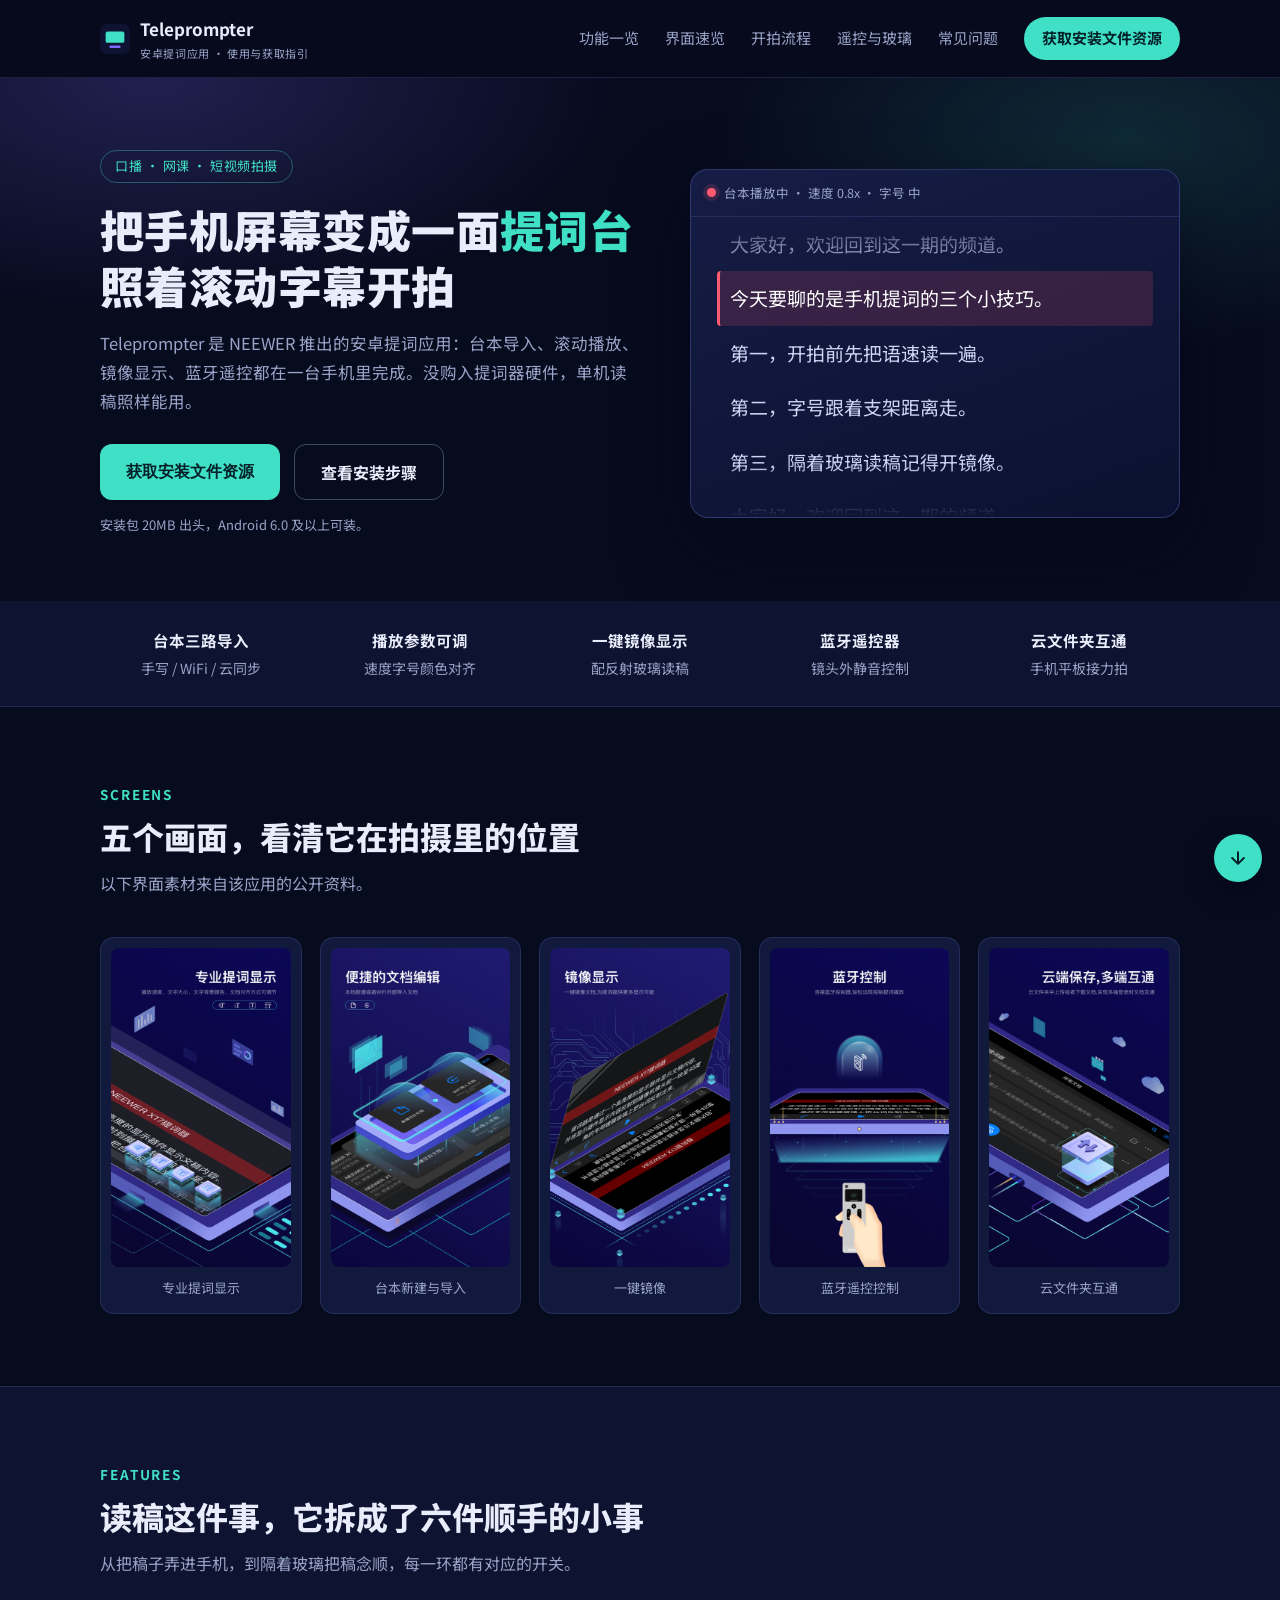
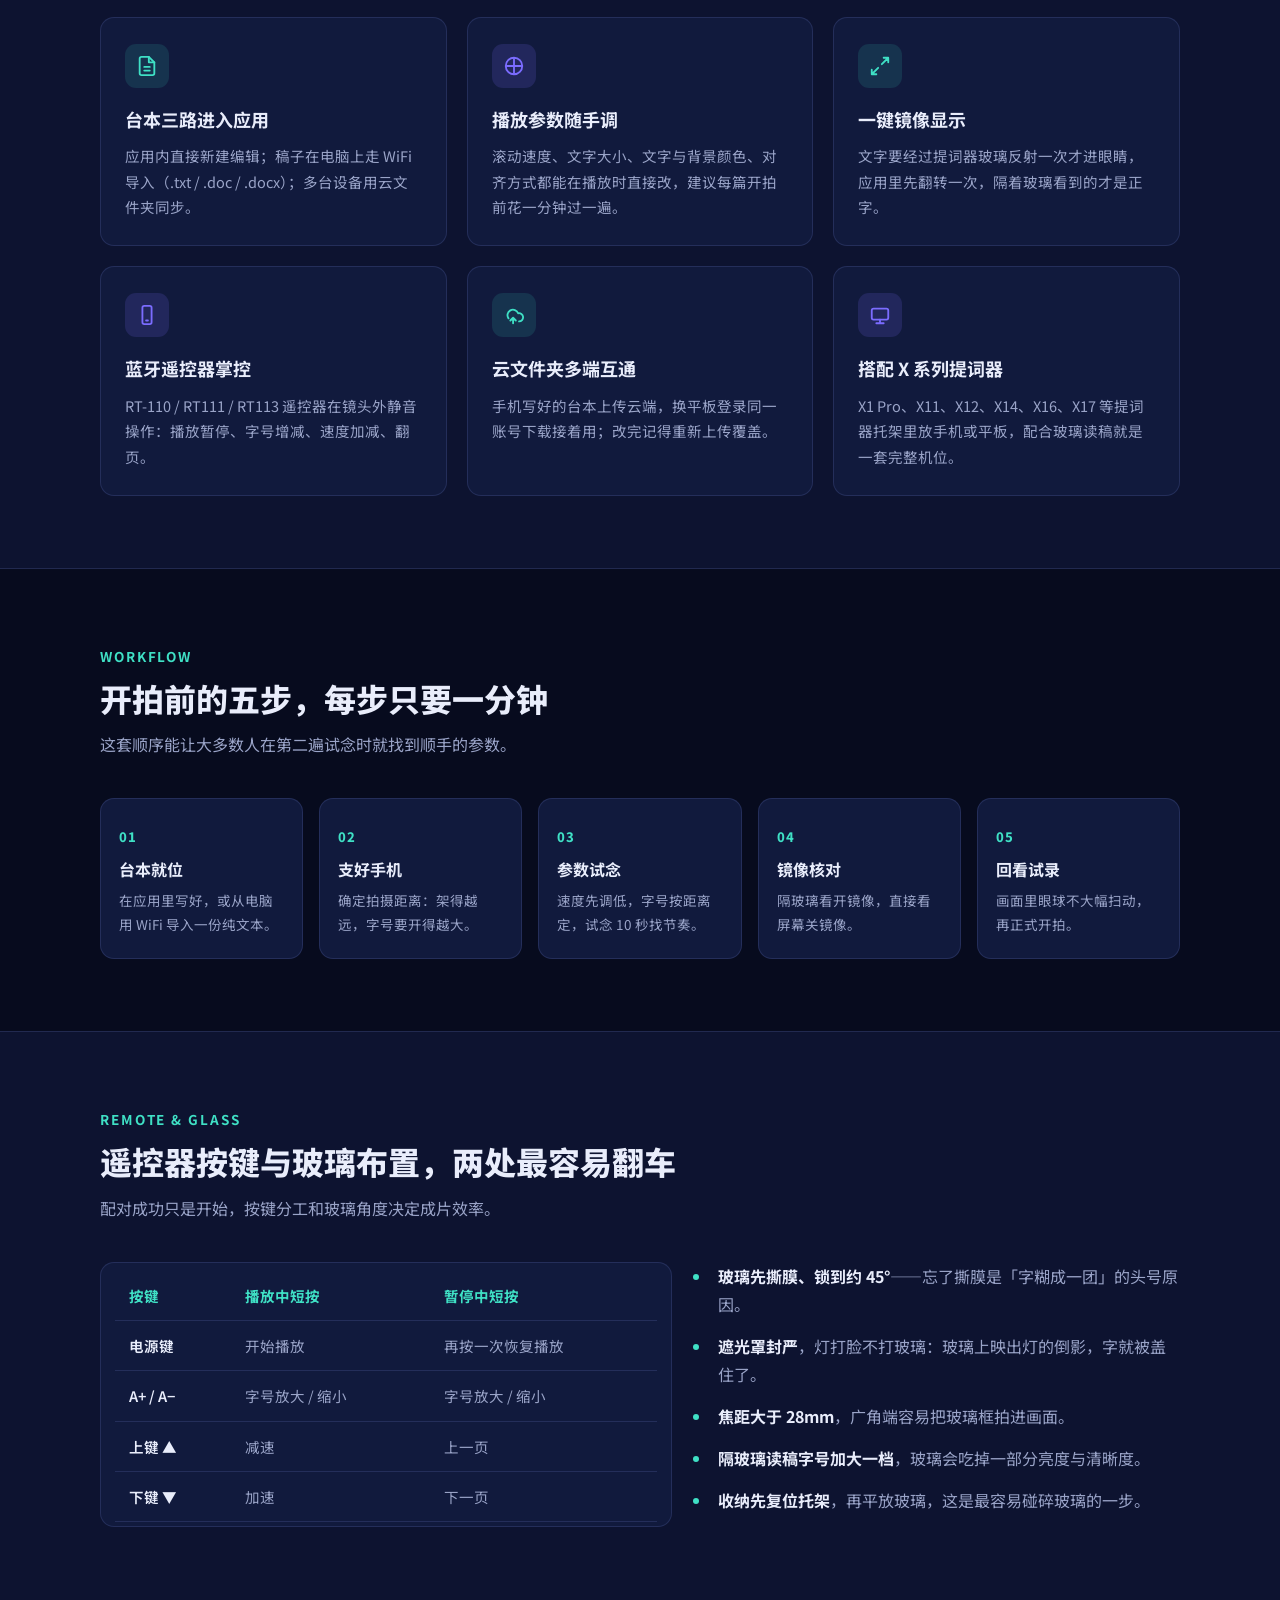
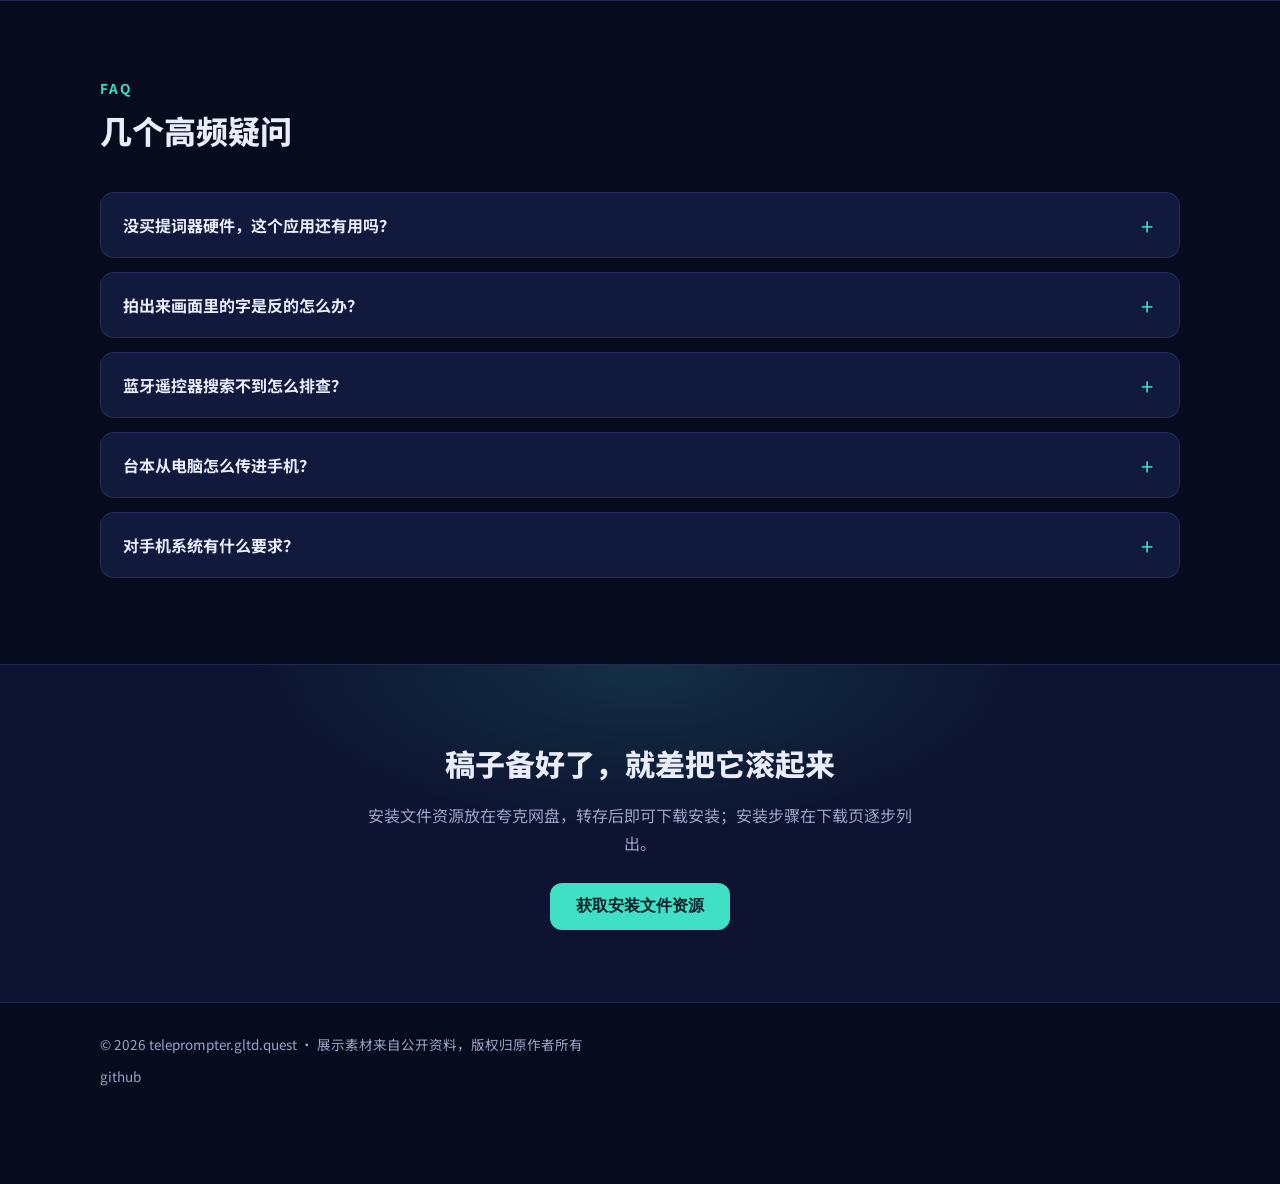
<file: index.html>
<!DOCTYPE html>
<html lang="zh-CN">
<head>
<meta charset="UTF-8">
<meta name="viewport" content="width=device-width, initial-scale=1">
<title>Teleprompter 安卓提词应用：手机变提词台，照稿开拍不卡词</title>
<meta name="description" content="Teleprompter（NEEWER）安卓提词应用介绍：台本导入与编辑、滚动速度与字号调节、一键镜像、蓝牙遥控器控制，配合提词器玻璃拍摄口播视频，附安装文件资源获取入口。">
<link rel="icon" href="data:image/svg+xml,%3Csvg xmlns='http://www.w3.org/2000/svg' viewBox='0 0 64 64'%3E%3Crect width='64' height='64' rx='14' fill='%230d1330'/%3E%3Crect x='12' y='16' width='40' height='24' rx='4' fill='%233fe0c5'/%3E%3Crect x='20' y='46' width='24' height='5' rx='2.5' fill='%237b6cff'/%3E%3C/svg%3E">
<link rel="preconnect" href="https://fonts.googleapis.com">
<link rel="preconnect" href="https://fonts.gstatic.com" crossorigin>
<link href="https://fonts.googleapis.com/css2?family=Noto+Sans+SC:wght@400;500;700;900&display=swap" rel="stylesheet">
<link rel="stylesheet" href="assets/css/style.css">
</head>
<body>

<header class="site-header">
  <div class="header-in">
    <a class="brand" href="index.html">
      <svg width="30" height="30" viewBox="0 0 64 64" aria-hidden="true"><rect width="64" height="64" rx="14" fill="#0d1330"/><rect x="12" y="16" width="40" height="24" rx="4" fill="#3fe0c5"/><rect x="20" y="46" width="24" height="5" rx="2.5" fill="#7b6cff"/></svg>
      <span>Teleprompter<small>安卓提词应用 · 使用与获取指引</small></span>
    </a>
    <button class="nav-toggle" aria-label="展开导航" aria-expanded="false" aria-controls="nav-menu">
      <span></span><span></span><span></span>
    </button>
    <nav class="nav-menu" id="nav-menu">
      <a href="#features">功能一览</a>
      <a href="#shots">界面速览</a>
      <a href="#workflow">开拍流程</a>
      <a href="#remote">遥控与玻璃</a>
      <a href="#faq">常见问题</a>
      <a class="nav-cta" href="download.html" data-link="download">获取安装文件资源</a>
    </nav>
  </div>
</header>

<section class="hero">
  <div class="hero-in">
    <div>
      <span class="hero-tag">口播 · 网课 · 短视频拍摄</span>
      <h1>把手机屏幕变成一面<em>提词台</em><br>照着滚动字幕开拍</h1>
      <p class="lead">Teleprompter 是 NEEWER 推出的安卓提词应用：台本导入、滚动播放、镜像显示、蓝牙遥控都在一台手机里完成。没购入提词器硬件，单机读稿照样能用。</p>
      <div class="hero-actions">
        <button class="btn btn-primary" data-link="download">获取安装文件资源</button>
        <a class="btn btn-ghost" href="download.html">查看安装步骤</a>
      </div>
      <p class="hero-note">安装包 20MB 出头，Android 6.0 及以上可装。</p>
    </div>
    <div class="prompter" aria-hidden="true">
      <div class="prompter-bar"><span class="rec-dot"></span>台本播放中 · 速度 0.8x · 字号 中</div>
      <div class="prompter-view">
        <div class="prompter-lines">
          <p>大家好，欢迎回到这一期的频道。</p>
          <p class="on">今天要聊的是手机提词的三个小技巧。</p>
          <p>第一，开拍前先把语速读一遍。</p>
          <p>第二，字号跟着支架距离走。</p>
          <p>第三，隔着玻璃读稿记得开镜像。</p>
          <p>大家好，欢迎回到这一期的频道。</p>
          <p class="on">今天要聊的是手机提词的三个小技巧。</p>
          <p>第一，开拍前先把语速读一遍。</p>
          <p>第二，字号跟着支架距离走。</p>
          <p>第三，隔着玻璃读稿记得开镜像。</p>
        </div>
      </div>
    </div>
  </div>
</section>

<div class="quick">
  <div class="quick-in">
    <div class="quick-item"><b>台本三路导入</b>手写 / WiFi / 云同步</div>
    <div class="quick-item"><b>播放参数可调</b>速度字号颜色对齐</div>
    <div class="quick-item"><b>一键镜像显示</b>配反射玻璃读稿</div>
    <div class="quick-item"><b>蓝牙遥控器</b>镜头外静音控制</div>
    <div class="quick-item"><b>云文件夹互通</b>手机平板接力拍</div>
  </div>
</div>

<section class="block" id="shots">
  <div class="wrap">
    <div class="block-head">
      <span class="kicker">SCREENS</span>
      <h2>五个画面，看清它在拍摄里的位置</h2>
      <p>以下界面素材来自该应用的公开资料。</p>
    </div>
    <div class="shots">
      <figure class="shot">
        <img src="assets/img/shot-display.png" alt="专业提词显示：播放速度、文字大小、颜色与对齐方式可调" width="480" height="853" loading="lazy">
        <figcaption>专业提词显示</figcaption>
      </figure>
      <figure class="shot">
        <img src="assets/img/shot-editor.png" alt="便捷的文档编辑：本地新建或 WiFi 外部导入文档" width="480" height="853" loading="lazy">
        <figcaption>台本新建与导入</figcaption>
      </figure>
      <figure class="shot">
        <img src="assets/img/shot-mirror.png" alt="镜像显示：一键镜像文档，配合提词器玻璃使用" width="480" height="853" loading="lazy">
        <figcaption>一键镜像</figcaption>
      </figure>
      <figure class="shot">
        <img src="assets/img/shot-remote.png" alt="蓝牙控制：连接蓝牙遥控器，远程控制提词播放" width="480" height="853" loading="lazy">
        <figcaption>蓝牙遥控控制</figcaption>
      </figure>
      <figure class="shot">
        <img src="assets/img/shot-cloud.png" alt="云端保存多端互通：云文件夹上传下载文档" width="480" height="853" loading="lazy">
        <figcaption>云文件夹互通</figcaption>
      </figure>
    </div>
  </div>
</section>

<section class="block alt" id="features">
  <div class="wrap">
    <div class="block-head">
      <span class="kicker">FEATURES</span>
      <h2>读稿这件事，它拆成了六件顺手的小事</h2>
      <p>从把稿子弄进手机，到隔着玻璃把稿念顺，每一环都有对应的开关。</p>
    </div>
    <div class="cards">
      <div class="card">
        <div class="ico"><svg width="22" height="22" viewBox="0 0 24 24" fill="none" stroke="#3fe0c5" stroke-width="2" stroke-linecap="round" stroke-linejoin="round"><path d="M14 2H6a2 2 0 0 0-2 2v16a2 2 0 0 0 2 2h12a2 2 0 0 0 2-2V8z"/><path d="M14 2v6h6M9 13h6M9 17h6"/></svg></div>
        <h3>台本三路进入应用</h3>
        <p>应用内直接新建编辑；稿子在电脑上走 WiFi 导入（.txt / .doc / .docx）；多台设备用云文件夹同步。</p>
      </div>
      <div class="card violet">
        <div class="ico"><svg width="22" height="22" viewBox="0 0 24 24" fill="none" stroke="#7b6cff" stroke-width="2" stroke-linecap="round"><path d="M4 12h16M12 4v16"/><circle cx="12" cy="12" r="9"/></svg></div>
        <h3>播放参数随手调</h3>
        <p>滚动速度、文字大小、文字与背景颜色、对齐方式都能在播放时直接改，建议每篇开拍前花一分钟过一遍。</p>
      </div>
      <div class="card">
        <div class="ico"><svg width="22" height="22" viewBox="0 0 24 24" fill="none" stroke="#3fe0c5" stroke-width="2" stroke-linecap="round" stroke-linejoin="round"><path d="M16 3h5v5M21 3l-7 7M8 21H3v-5M3 21l7-7"/></svg></div>
        <h3>一键镜像显示</h3>
        <p>文字要经过提词器玻璃反射一次才进眼睛，应用里先翻转一次，隔着玻璃看到的才是正字。</p>
      </div>
      <div class="card violet">
        <div class="ico"><svg width="22" height="22" viewBox="0 0 24 24" fill="none" stroke="#7b6cff" stroke-width="2" stroke-linecap="round" stroke-linejoin="round"><rect x="7" y="2" width="10" height="20" rx="2"/><path d="M11 18h2"/></svg></div>
        <h3>蓝牙遥控器掌控</h3>
        <p>RT-110 / RT111 / RT113 遥控器在镜头外静音操作：播放暂停、字号增减、速度加减、翻页。</p>
      </div>
      <div class="card">
        <div class="ico"><svg width="22" height="22" viewBox="0 0 24 24" fill="none" stroke="#3fe0c5" stroke-width="2" stroke-linecap="round" stroke-linejoin="round"><path d="M17.5 19a4.5 4.5 0 1 0-1-8.9A6 6 0 1 0 6 15.7"/><path d="M8 19l3-3 3 3M11 16v6" transform="translate(0,-1)"/></svg></div>
        <h3>云文件夹多端互通</h3>
        <p>手机写好的台本上传云端，换平板登录同一账号下载接着用；改完记得重新上传覆盖。</p>
      </div>
      <div class="card violet">
        <div class="ico"><svg width="22" height="22" viewBox="0 0 24 24" fill="none" stroke="#7b6cff" stroke-width="2" stroke-linecap="round" stroke-linejoin="round"><rect x="3" y="5" width="18" height="12" rx="2"/><path d="M8 21h8M12 17v4"/></svg></div>
        <h3>搭配 X 系列提词器</h3>
        <p>X1 Pro、X11、X12、X14、X16、X17 等提词器托架里放手机或平板，配合玻璃读稿就是一套完整机位。</p>
      </div>
    </div>
  </div>
</section>

<section class="block" id="workflow">
  <div class="wrap">
    <div class="block-head">
      <span class="kicker">WORKFLOW</span>
      <h2>开拍前的五步，每步只要一分钟</h2>
      <p>这套顺序能让大多数人在第二遍试念时就找到顺手的参数。</p>
    </div>
    <div class="steps">
      <div class="step"><h3>台本就位</h3><p>在应用里写好，或从电脑用 WiFi 导入一份纯文本。</p></div>
      <div class="step"><h3>支好手机</h3><p>确定拍摄距离：架得越远，字号要开得越大。</p></div>
      <div class="step"><h3>参数试念</h3><p>速度先调低，字号按距离定，试念 10 秒找节奏。</p></div>
      <div class="step"><h3>镜像核对</h3><p>隔玻璃看开镜像，直接看屏幕关镜像。</p></div>
      <div class="step"><h3>回看试录</h3><p>画面里眼球不大幅扫动，再正式开拍。</p></div>
    </div>
  </div>
</section>

<section class="block alt" id="remote">
  <div class="wrap">
    <div class="block-head">
      <span class="kicker">REMOTE &amp; GLASS</span>
      <h2>遥控器按键与玻璃布置，两处最容易翻车</h2>
      <p>配对成功只是开始，按键分工和玻璃角度决定成片效率。</p>
    </div>
    <div class="split">
      <div class="tbl-wrap">
        <table class="tbl">
          <thead><tr><th>按键</th><th>播放中短按</th><th>暂停中短按</th></tr></thead>
          <tbody>
            <tr><td>电源键</td><td>开始播放</td><td>再按一次恢复播放</td></tr>
            <tr><td>A+ / A−</td><td>字号放大 / 缩小</td><td>字号放大 / 缩小</td></tr>
            <tr><td>上键 ▲</td><td>减速</td><td>上一页</td></tr>
            <tr><td>下键 ▼</td><td>加速</td><td>下一页</td></tr>
          </tbody>
        </table>
      </div>
      <ul class="glass">
        <li><b>玻璃先撕膜、锁到约 45°</b>——忘了撕膜是「字糊成一团」的头号原因。</li>
        <li><b>遮光罩封严</b>，灯打脸不打玻璃：玻璃上映出灯的倒影，字就被盖住了。</li>
        <li><b>焦距大于 28mm</b>，广角端容易把玻璃框拍进画面。</li>
        <li><b>隔玻璃读稿字号加大一档</b>，玻璃会吃掉一部分亮度与清晰度。</li>
        <li><b>收纳先复位托架</b>，再平放玻璃，这是最容易碰碎玻璃的一步。</li>
      </ul>
    </div>
  </div>
</section>

<section class="block" id="faq">
  <div class="wrap">
    <div class="block-head">
      <span class="kicker">FAQ</span>
      <h2>几个高频疑问</h2>
    </div>
    <div class="faq">
      <details>
        <summary>没买提词器硬件，这个应用还有用吗？</summary>
        <p>有。把手机架在摄像头旁边直接看屏幕读稿即可，镜像保持关闭；台本编辑、播放参数、蓝牙遥控这些功能单机都能用。</p>
      </details>
      <details>
        <summary>拍出来画面里的字是反的怎么办？</summary>
        <p>先检查镜像开关：隔着提词器玻璃看稿要开镜像，直接看屏幕读稿要关。两者对上，字的方向就正了。</p>
      </details>
      <details>
        <summary>蓝牙遥控器搜索不到怎么排查？</summary>
        <p>按顺序来：确认遥控器有电且指示灯在闪、手机蓝牙已开、定位服务也打开（部分机型的蓝牙扫描依赖它）、两端重启一次。还不行就换一条配对路径：原来在系统蓝牙配的改到应用内连接，反之亦然。</p>
      </details>
      <details>
        <summary>台本从电脑怎么传进手机？</summary>
        <p>手机和电脑连同一个 WiFi，在应用里走 WiFi 导入。传之前把稿子存成 .txt 纯文本最稳，带复杂排版的格式可能乱码或丢格式。</p>
      </details>
      <details>
        <summary>对手机系统有什么要求？</summary>
        <p>这里提供的安装文件为 1.3.6 版本，Android 6.0 及以上可安装；安装包 20MB 出头，占用很小。</p>
      </details>
    </div>
  </div>
</section>

<section class="block cta">
  <div class="wrap">
    <h2>稿子备好了，就差把它滚起来</h2>
    <p>安装文件资源放在夸克网盘，转存后即可下载安装；安装步骤在下载页逐步列出。</p>
    <button class="btn btn-primary" data-link="download">获取安装文件资源</button>
  </div>
</section>

<footer class="site-footer">
  <div class="footer-in">
    <span>© 2026 teleprompter.gltd.quest · 展示素材来自公开资料，版权归原作者所有</span>
    <span><a href="https://github.com/alipymanbu/teleprompter.gltd.quest" rel="noopener">github</a></span>
  </div>
</footer>

<div class="fabs">
  <button class="fab fab-top" aria-label="返回顶部"><svg width="20" height="20" viewBox="0 0 24 24" fill="none" stroke="currentColor" stroke-width="2.4" stroke-linecap="round" stroke-linejoin="round"><path d="M12 19V5M5 12l7-7 7 7"/></svg></button>
  <button class="fab fab-dl" data-link="download" aria-label="获取安装文件资源"><svg width="20" height="20" viewBox="0 0 24 24" fill="none" stroke="currentColor" stroke-width="2.4" stroke-linecap="round" stroke-linejoin="round"><path d="M12 5v14M19 12l-7 7-7-7"/></svg></button>
</div>

<script src="assets/js/links.js"></script>
<script src="assets/js/main.js"></script>
</body>
</html>
</file>
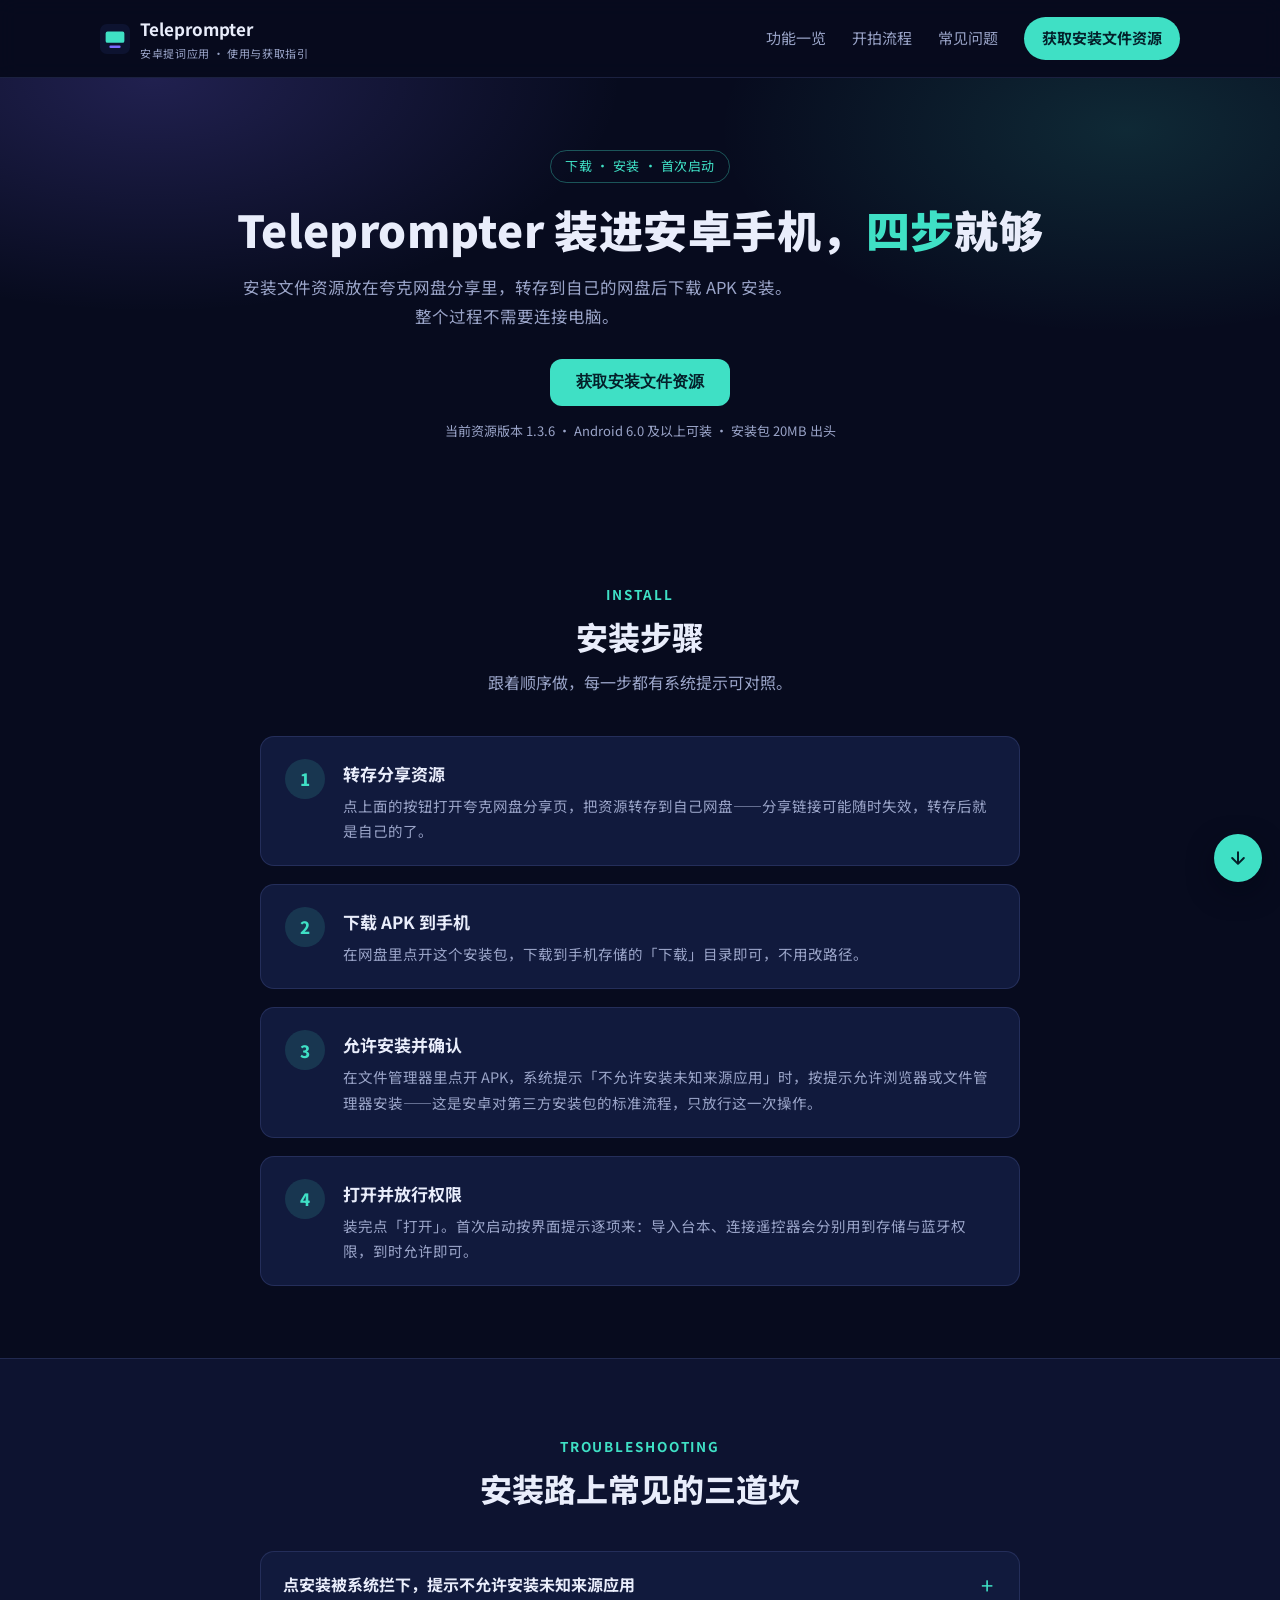
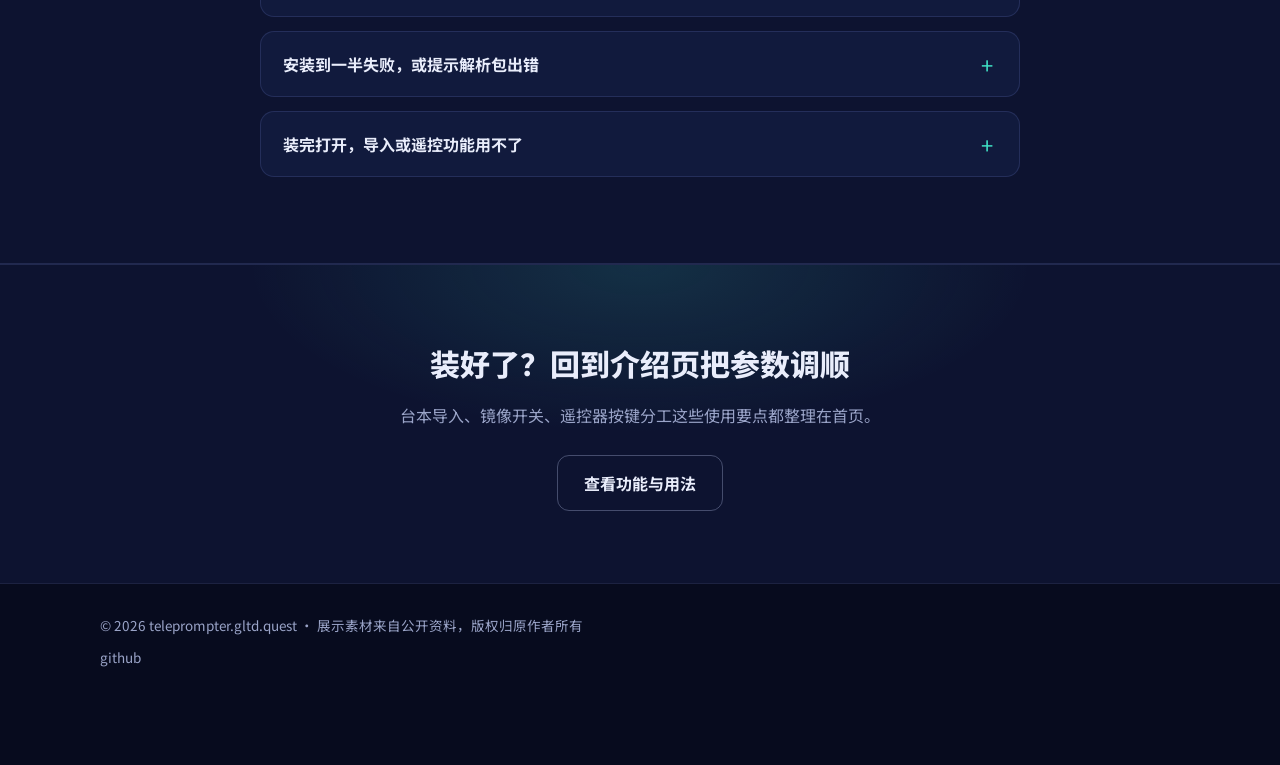
<file: download.html>
<!DOCTYPE html>
<html lang="zh-CN">
<head>
<meta charset="UTF-8">
<meta name="viewport" content="width=device-width, initial-scale=1">
<title>Teleprompter APK 下载与安装四步走 · 安卓提词应用获取指引</title>
<meta name="description" content="Teleprompter 安卓应用下载与安装操作页：从夸克网盘转存获取安装文件资源，转存、下载、允许安装、打开四步完成，附未知来源安装被阻止等常见问题处理。">
<link rel="icon" href="data:image/svg+xml,%3Csvg xmlns='http://www.w3.org/2000/svg' viewBox='0 0 64 64'%3E%3Crect width='64' height='64' rx='14' fill='%230d1330'/%3E%3Crect x='12' y='16' width='40' height='24' rx='4' fill='%233fe0c5'/%3E%3Crect x='20' y='46' width='24' height='5' rx='2.5' fill='%237b6cff'/%3E%3C/svg%3E">
<link rel="preconnect" href="https://fonts.googleapis.com">
<link rel="preconnect" href="https://fonts.gstatic.com" crossorigin>
<link href="https://fonts.googleapis.com/css2?family=Noto+Sans+SC:wght@400;500;700;900&display=swap" rel="stylesheet">
<link rel="stylesheet" href="assets/css/style.css">
</head>
<body>

<header class="site-header">
  <div class="header-in">
    <a class="brand" href="index.html">
      <svg width="30" height="30" viewBox="0 0 64 64" aria-hidden="true"><rect width="64" height="64" rx="14" fill="#0d1330"/><rect x="12" y="16" width="40" height="24" rx="4" fill="#3fe0c5"/><rect x="20" y="46" width="24" height="5" rx="2.5" fill="#7b6cff"/></svg>
      <span>Teleprompter<small>安卓提词应用 · 使用与获取指引</small></span>
    </a>
    <button class="nav-toggle" aria-label="展开导航" aria-expanded="false" aria-controls="nav-menu">
      <span></span><span></span><span></span>
    </button>
    <nav class="nav-menu" id="nav-menu">
      <a href="index.html#features">功能一览</a>
      <a href="index.html#workflow">开拍流程</a>
      <a href="index.html#faq">常见问题</a>
      <a class="nav-cta" href="download.html" data-link="download">获取安装文件资源</a>
    </nav>
  </div>
</header>

<section class="hero">
  <div class="hero-in" style="grid-template-columns:1fr;text-align:center;justify-items:center;">
    <div>
      <span class="hero-tag">下载 · 安装 · 首次启动</span>
      <h1>Teleprompter 装进安卓手机，<em>四步</em>就够</h1>
      <p class="lead">安装文件资源放在夸克网盘分享里，转存到自己的网盘后下载 APK 安装。整个过程不需要连接电脑。</p>
      <div class="hero-actions" style="justify-content:center;">
        <button class="btn btn-primary" data-link="download">获取安装文件资源</button>
      </div>
      <p class="hero-note">当前资源版本 1.3.6 · Android 6.0 及以上可装 · 安装包 20MB 出头</p>
    </div>
  </div>
</section>

<section class="block" id="install">
  <div class="wrap">
    <div class="block-head" style="margin-left:auto;margin-right:auto;text-align:center;">
      <span class="kicker">INSTALL</span>
      <h2>安装步骤</h2>
      <p>跟着顺序做，每一步都有系统提示可对照。</p>
    </div>
    <div class="dl-steps">
      <div class="dl-step">
        <span class="num">1</span>
        <div>
          <h3>转存分享资源</h3>
          <p>点上面的按钮打开夸克网盘分享页，把资源转存到自己网盘——分享链接可能随时失效，转存后就是自己的了。</p>
        </div>
      </div>
      <div class="dl-step">
        <span class="num">2</span>
        <div>
          <h3>下载 APK 到手机</h3>
          <p>在网盘里点开这个安装包，下载到手机存储的「下载」目录即可，不用改路径。</p>
        </div>
      </div>
      <div class="dl-step">
        <span class="num">3</span>
        <div>
          <h3>允许安装并确认</h3>
          <p>在文件管理器里点开 APK，系统提示「不允许安装未知来源应用」时，按提示允许浏览器或文件管理器安装——这是安卓对第三方安装包的标准流程，只放行这一次操作。</p>
        </div>
      </div>
      <div class="dl-step">
        <span class="num">4</span>
        <div>
          <h3>打开并放行权限</h3>
          <p>装完点「打开」。首次启动按界面提示逐项来：导入台本、连接遥控器会分别用到存储与蓝牙权限，到时允许即可。</p>
        </div>
      </div>
    </div>
  </div>
</section>

<section class="block alt" id="trouble">
  <div class="wrap">
    <div class="block-head" style="margin-left:auto;margin-right:auto;text-align:center;">
      <span class="kicker">TROUBLESHOOTING</span>
      <h2>安装路上常见的三道坎</h2>
    </div>
    <div class="faq" style="max-width:760px;margin:0 auto;">
      <details>
        <summary>点安装被系统拦下，提示不允许安装未知来源应用</summary>
        <p>这是安卓的默认保护，不是安装包有问题。在弹出的提示里选择「仍然安装」或去设置里允许「浏览器 / 文件管理器」安装应用，回到安装界面重试即可。</p>
      </details>
      <details>
        <summary>安装到一半失败，或提示解析包出错</summary>
        <p>多数是下载不完整：回网盘把安装包删掉重新下载一次再装。中途断网、杀后台都可能让文件不完整，重下通常就能解决。</p>
      </details>
      <details>
        <summary>装完打开，导入或遥控功能用不了</summary>
        <p>首次用到对应功能时系统才会弹权限：WiFi 导入台本要存储权限，连蓝牙遥控器要蓝牙（部分机型还要定位服务）权限。当时拒绝了的话，去系统设置 → 应用 → Teleprompter → 权限里补开即可。</p>
      </details>
    </div>
  </div>
</section>

<section class="block cta">
  <div class="wrap">
    <h2>装好了？回到介绍页把参数调顺</h2>
    <p>台本导入、镜像开关、遥控器按键分工这些使用要点都整理在首页。</p>
    <a class="btn btn-ghost" href="index.html">查看功能与用法</a>
  </div>
</section>

<footer class="site-footer">
  <div class="footer-in">
    <span>© 2026 teleprompter.gltd.quest · 展示素材来自公开资料，版权归原作者所有</span>
    <span><a href="https://github.com/alipymanbu/teleprompter.gltd.quest" rel="noopener">github</a></span>
  </div>
</footer>

<div class="fabs">
  <button class="fab fab-top" aria-label="返回顶部"><svg width="20" height="20" viewBox="0 0 24 24" fill="none" stroke="currentColor" stroke-width="2.4" stroke-linecap="round" stroke-linejoin="round"><path d="M12 19V5M5 12l7-7 7 7"/></svg></button>
  <button class="fab fab-dl" data-link="download" aria-label="获取安装文件资源"><svg width="20" height="20" viewBox="0 0 24 24" fill="none" stroke="currentColor" stroke-width="2.4" stroke-linecap="round" stroke-linejoin="round"><path d="M12 5v14M19 12l-7 7-7-7"/></svg></button>
</div>

<script src="assets/js/links.js"></script>
<script src="assets/js/main.js"></script>
</body>
</html>
</file>
<file: assets/css/style.css>
/* Teleprompter 安卓提词应用 · 第三方介绍站
   主题：暗色演播室 —— 深夜蓝底 + 提词青 + 品红高亮行（呼应提词器玻璃上的字） */
:root {
  --bg: #070b1e;
  --bg-soft: #0d1330;
  --panel: #111a3d;
  --line: rgba(122, 140, 220, 0.18);
  --text: #e9edfb;
  --muted: #9aa4c8;
  --accent: #3fe0c5;
  --accent-2: #7b6cff;
  --hot: #ff5a6e;
  --radius: 14px;
  --maxw: 1120px;
}

* { margin: 0; padding: 0; box-sizing: border-box; }

html { scroll-behavior: smooth; }

body {
  font-family: "Noto Sans SC", "PingFang SC", "Microsoft YaHei", system-ui, sans-serif;
  background: var(--bg);
  color: var(--text);
  line-height: 1.75;
  -webkit-font-smoothing: antialiased;
}

img { max-width: 100%; height: auto; display: block; }

a { color: var(--accent); text-decoration: none; }
a:hover { text-decoration: underline; }

.wrap { max-width: var(--maxw); margin: 0 auto; padding: 0 20px; }

/* ---------- 顶部导航 ---------- */
.site-header {
  position: sticky;
  top: 0;
  z-index: 50;
  background: rgba(7, 11, 30, 0.86);
  backdrop-filter: blur(10px);
  border-bottom: 1px solid var(--line);
}
.header-in {
  max-width: var(--maxw);
  margin: 0 auto;
  padding: 14px 20px;
  display: flex;
  align-items: center;
  justify-content: space-between;
  gap: 16px;
}
.brand {
  display: flex;
  align-items: center;
  gap: 10px;
  font-weight: 700;
  font-size: 17px;
  color: var(--text);
}
.brand:hover { text-decoration: none; }
.brand svg { flex: none; }
.brand small {
  display: block;
  font-size: 11px;
  font-weight: 400;
  color: var(--muted);
  letter-spacing: 0.06em;
}
.nav-menu { display: flex; align-items: center; gap: 26px; }
.nav-menu a { color: var(--muted); font-size: 15px; }
.nav-menu a:hover { color: var(--text); text-decoration: none; }
.nav-cta {
  padding: 8px 18px;
  border-radius: 999px;
  background: var(--accent);
  color: #04202a !important;
  font-weight: 700;
}
.nav-cta:hover { filter: brightness(1.08); text-decoration: none; }
.nav-toggle {
  display: none;
  flex-direction: column;
  gap: 5px;
  background: none;
  border: 0;
  padding: 8px;
  cursor: pointer;
}
.nav-toggle span {
  width: 22px;
  height: 2px;
  background: var(--text);
  border-radius: 2px;
  transition: transform 0.25s, opacity 0.25s;
}

/* ---------- 首屏 ---------- */
.hero {
  position: relative;
  overflow: hidden;
  padding: 72px 0 64px;
  background:
    radial-gradient(720px 360px at 12% 0%, rgba(123, 108, 255, 0.22), transparent 65%),
    radial-gradient(680px 340px at 88% 12%, rgba(63, 224, 197, 0.14), transparent 60%),
    var(--bg);
}
.hero-in {
  max-width: var(--maxw);
  margin: 0 auto;
  padding: 0 20px;
  display: grid;
  grid-template-columns: 1.05fr 0.95fr;
  gap: 48px;
  align-items: center;
}
.hero-tag {
  display: inline-flex;
  align-items: center;
  gap: 8px;
  font-size: 13px;
  color: var(--accent);
  border: 1px solid rgba(63, 224, 197, 0.35);
  border-radius: 999px;
  padding: 4px 14px;
  margin-bottom: 18px;
  letter-spacing: 0.04em;
}
.hero h1 {
  font-size: clamp(30px, 4.4vw, 44px);
  line-height: 1.28;
  font-weight: 900;
  letter-spacing: 0.01em;
}
.hero h1 em { font-style: normal; color: var(--accent); }
.hero p.lead {
  margin-top: 16px;
  color: var(--muted);
  font-size: 16.5px;
  max-width: 34em;
}
.hero-actions { margin-top: 28px; display: flex; flex-wrap: wrap; gap: 14px; }

.btn {
  display: inline-flex;
  align-items: center;
  gap: 8px;
  padding: 13px 26px;
  border-radius: 12px;
  font-size: 16px;
  font-weight: 700;
  cursor: pointer;
  border: 0;
}
.btn:hover { text-decoration: none; }
.btn-primary { background: var(--accent); color: #04202a; }
.btn-primary:hover { filter: brightness(1.08); }
.btn-ghost {
  background: transparent;
  color: var(--text);
  border: 1px solid rgba(154, 164, 200, 0.4);
}
.btn-ghost:hover { border-color: var(--accent); color: var(--accent); }

.hero-note { margin-top: 14px; font-size: 13px; color: var(--muted); }

/* 提词窗 mock */
.prompter {
  background: linear-gradient(160deg, #151d45, #0b1130);
  border: 1px solid rgba(123, 140, 230, 0.28);
  border-radius: 18px;
  box-shadow: 0 30px 70px rgba(3, 6, 20, 0.6);
  overflow: hidden;
}
.prompter-bar {
  display: flex;
  align-items: center;
  gap: 8px;
  padding: 12px 16px;
  border-bottom: 1px solid var(--line);
  font-size: 12.5px;
  color: var(--muted);
}
.rec-dot {
  width: 9px; height: 9px; border-radius: 50%;
  background: var(--hot);
  box-shadow: 0 0 0 4px rgba(255, 90, 110, 0.15);
}
.prompter-view {
  position: relative;
  height: 300px;
  overflow: hidden;
  -webkit-mask-image: linear-gradient(transparent, #000 18%, #000 82%, transparent);
  mask-image: linear-gradient(transparent, #000 18%, #000 82%, transparent);
}
.prompter-lines { padding: 0 26px; will-change: transform; }
.prompter-lines p {
  padding: 12px 10px;
  font-size: 19px;
  line-height: 1.6;
  color: #cdd5f4;
  border-left: 3px solid transparent;
}
.prompter-lines p.on {
  color: #fff;
  background: rgba(255, 90, 110, 0.16);
  border-left-color: var(--hot);
  border-radius: 4px;
}
@media (prefers-reduced-motion: no-preference) {
  .prompter-lines { animation: cue-scroll 18s linear infinite; }
  @keyframes cue-scroll {
    from { transform: translateY(0); }
    to { transform: translateY(-50%); }
  }
}

/* ---------- 速览条 ---------- */
.quick { border-bottom: 1px solid var(--line); background: var(--bg-soft); }
.quick-in {
  max-width: var(--maxw);
  margin: 0 auto;
  padding: 26px 20px;
  display: grid;
  grid-template-columns: repeat(5, 1fr);
  gap: 18px;
}
.quick-item { text-align: center; font-size: 14px; color: var(--muted); }
.quick-item b {
  display: block;
  color: var(--text);
  font-size: 15.5px;
  margin-bottom: 2px;
}

/* ---------- 区块通用 ---------- */
section.block { padding: 72px 0; }
.block-head { max-width: 640px; margin-bottom: 40px; }
.block-head .kicker {
  color: var(--accent);
  font-size: 13.5px;
  letter-spacing: 0.14em;
  font-weight: 700;
}
.block-head h2 {
  font-size: clamp(24px, 3vw, 32px);
  line-height: 1.35;
  margin-top: 8px;
  font-weight: 800;
}
.block-head p { color: var(--muted); margin-top: 10px; }
.alt { background: var(--bg-soft); border-top: 1px solid var(--line); border-bottom: 1px solid var(--line); }

/* ---------- 截图 ---------- */
.shots {
  display: grid;
  grid-template-columns: repeat(5, 1fr);
  gap: 18px;
}
.shot {
  background: var(--panel);
  border: 1px solid var(--line);
  border-radius: var(--radius);
  padding: 10px;
}
.shot img { border-radius: 8px; width: 100%; }
.shot figcaption {
  text-align: center;
  font-size: 13px;
  color: var(--muted);
  padding: 10px 2px 4px;
}

/* ---------- 功能卡片 ---------- */
.cards { display: grid; grid-template-columns: repeat(3, 1fr); gap: 20px; }
.card {
  background: var(--panel);
  border: 1px solid var(--line);
  border-radius: var(--radius);
  padding: 26px 24px;
}
.card .ico {
  width: 44px; height: 44px;
  border-radius: 11px;
  display: flex;
  align-items: center;
  justify-content: center;
  background: rgba(63, 224, 197, 0.12);
  margin-bottom: 16px;
}
.card.violet .ico { background: rgba(123, 108, 255, 0.16); }
.card h3 { font-size: 18px; margin-bottom: 8px; }
.card p { color: var(--muted); font-size: 14.5px; }

/* ---------- 开拍流程 ---------- */
.steps { display: grid; grid-template-columns: repeat(5, 1fr); gap: 16px; counter-reset: step; }
.step {
  background: var(--panel);
  border: 1px solid var(--line);
  border-radius: var(--radius);
  padding: 22px 18px;
  position: relative;
}
.step::before {
  counter-increment: step;
  content: counter(step, decimal-leading-zero);
  font-size: 13px;
  font-weight: 800;
  color: var(--accent);
  letter-spacing: 0.08em;
}
.step h3 { font-size: 16px; margin: 6px 0 6px; }
.step p { font-size: 13.5px; color: var(--muted); }

/* ---------- 遥控器表格 / 玻璃要点 ---------- */
.split { display: grid; grid-template-columns: 1.1fr 0.9fr; gap: 40px; align-items: start; }
.tbl { width: 100%; border-collapse: collapse; font-size: 14.5px; }
.tbl th, .tbl td {
  text-align: left;
  padding: 12px 14px;
  border-bottom: 1px solid var(--line);
}
.tbl th { color: var(--accent); font-weight: 700; }
.tbl td { color: var(--muted); }
.tbl td:first-child { color: var(--text); font-weight: 600; }
.tbl-wrap {
  background: var(--panel);
  border: 1px solid var(--line);
  border-radius: var(--radius);
  padding: 8px 14px 4px;
  overflow-x: auto;
}
.glass li { margin: 0 0 14px; color: var(--muted); padding-left: 6px; }
.glass li::marker { color: var(--accent); }
.glass b { color: var(--text); }

/* ---------- FAQ ---------- */
.faq details {
  background: var(--panel);
  border: 1px solid var(--line);
  border-radius: var(--radius);
  padding: 4px 22px;
  margin-bottom: 14px;
}
.faq summary {
  cursor: pointer;
  font-weight: 700;
  font-size: 16px;
  padding: 14px 0;
  list-style: none;
  position: relative;
  padding-right: 30px;
}
.faq summary::-webkit-details-marker { display: none; }
.faq summary::after {
  content: "+";
  position: absolute;
  right: 4px;
  top: 50%;
  transform: translateY(-50%);
  color: var(--accent);
  font-size: 22px;
  font-weight: 400;
}
.faq details[open] summary::after { content: "–"; }
.faq details p { color: var(--muted); font-size: 14.5px; padding-bottom: 16px; }

/* ---------- CTA 区 ---------- */
.cta {
  text-align: center;
  background:
    radial-gradient(560px 240px at 50% 0%, rgba(63, 224, 197, 0.14), transparent 70%),
    var(--bg-soft);
  border-top: 1px solid var(--line);
}
.cta h2 { font-size: clamp(22px, 3vw, 30px); font-weight: 800; }
.cta p { color: var(--muted); margin: 12px auto 26px; max-width: 34em; }

/* ---------- 下载页步骤 ---------- */
.dl-steps { display: grid; gap: 18px; max-width: 760px; margin: 0 auto; }
.dl-step {
  display: flex;
  gap: 18px;
  background: var(--panel);
  border: 1px solid var(--line);
  border-radius: var(--radius);
  padding: 22px 24px;
}
.dl-step .num {
  flex: none;
  width: 40px; height: 40px;
  border-radius: 50%;
  background: rgba(63, 224, 197, 0.14);
  color: var(--accent);
  font-weight: 800;
  font-size: 17px;
  display: flex;
  align-items: center;
  justify-content: center;
}
.dl-step h3 { font-size: 17px; margin-bottom: 4px; }
.dl-step p { color: var(--muted); font-size: 14.5px; }

/* ---------- 页脚 ---------- */
.site-footer {
  border-top: 1px solid var(--line);
  background: var(--bg);
  padding: 30px 0 96px;
  font-size: 13.5px;
  color: var(--muted);
}
.footer-in {
  max-width: var(--maxw);
  margin: 0 auto;
  padding: 0 20px;
  display: flex;
  flex-direction: column;
  gap: 8px;
}
.footer-in a { color: var(--muted); }
.footer-in a:hover { color: var(--accent); }

/* ---------- 浮动按钮 ---------- */
.fabs {
  position: fixed;
  right: 18px;
  bottom: 18px;
  display: flex;
  flex-direction: column;
  gap: 12px;
  z-index: 60;
}
.fab {
  width: 48px; height: 48px;
  border-radius: 50%;
  border: 0;
  display: flex;
  align-items: center;
  justify-content: center;
  cursor: pointer;
  box-shadow: 0 10px 26px rgba(3, 6, 20, 0.5);
}
.fab-top {
  background: var(--panel);
  color: var(--text);
  border: 1px solid var(--line);
  opacity: 0;
  pointer-events: none;
  transition: opacity 0.25s;
}
.fab-top.is-visible { opacity: 1; pointer-events: auto; }
.fab-dl { background: var(--accent); color: #04202a; }
.fab:hover { filter: brightness(1.1); }

/* ---------- 响应式 ---------- */
@media (max-width: 980px) {
  .hero-in { grid-template-columns: 1fr; gap: 36px; }
  .cards { grid-template-columns: repeat(2, 1fr); }
  .steps { grid-template-columns: repeat(2, 1fr); }
  .quick-in { grid-template-columns: repeat(3, 1fr); }
  .split { grid-template-columns: 1fr; }
  .shots {
    grid-template-columns: none;
    grid-auto-flow: column;
    grid-auto-columns: 44%;
    overflow-x: auto;
    padding-bottom: 10px;
  }
}
@media (max-width: 640px) {
  .nav-toggle { display: flex; }
  .nav-menu {
    display: none;
    position: absolute;
    top: 100%;
    left: 0;
    right: 0;
    flex-direction: column;
    align-items: stretch;
    gap: 0;
    background: var(--bg-soft);
    border-bottom: 1px solid var(--line);
  }
  .nav-menu.is-open { display: flex; }
  .nav-menu a {
    padding: 14px 20px;
    border-top: 1px solid var(--line);
    font-size: 15px;
  }
  .nav-menu .nav-cta {
    margin: 12px 20px 16px;
    padding: 10px 18px;
    text-align: center;
    border-top: 0;
  }
  .hero { padding: 48px 0 52px; }
  .cards, .steps, .quick-in { grid-template-columns: 1fr; }
  .quick-item { text-align: left; }
  .shots { grid-auto-columns: 62%; }
  .block { padding: 52px 0; }
}

@media (prefers-reduced-motion: reduce) {
  html { scroll-behavior: auto; }
  * { transition: none !important; animation: none !important; }
}
</file>
